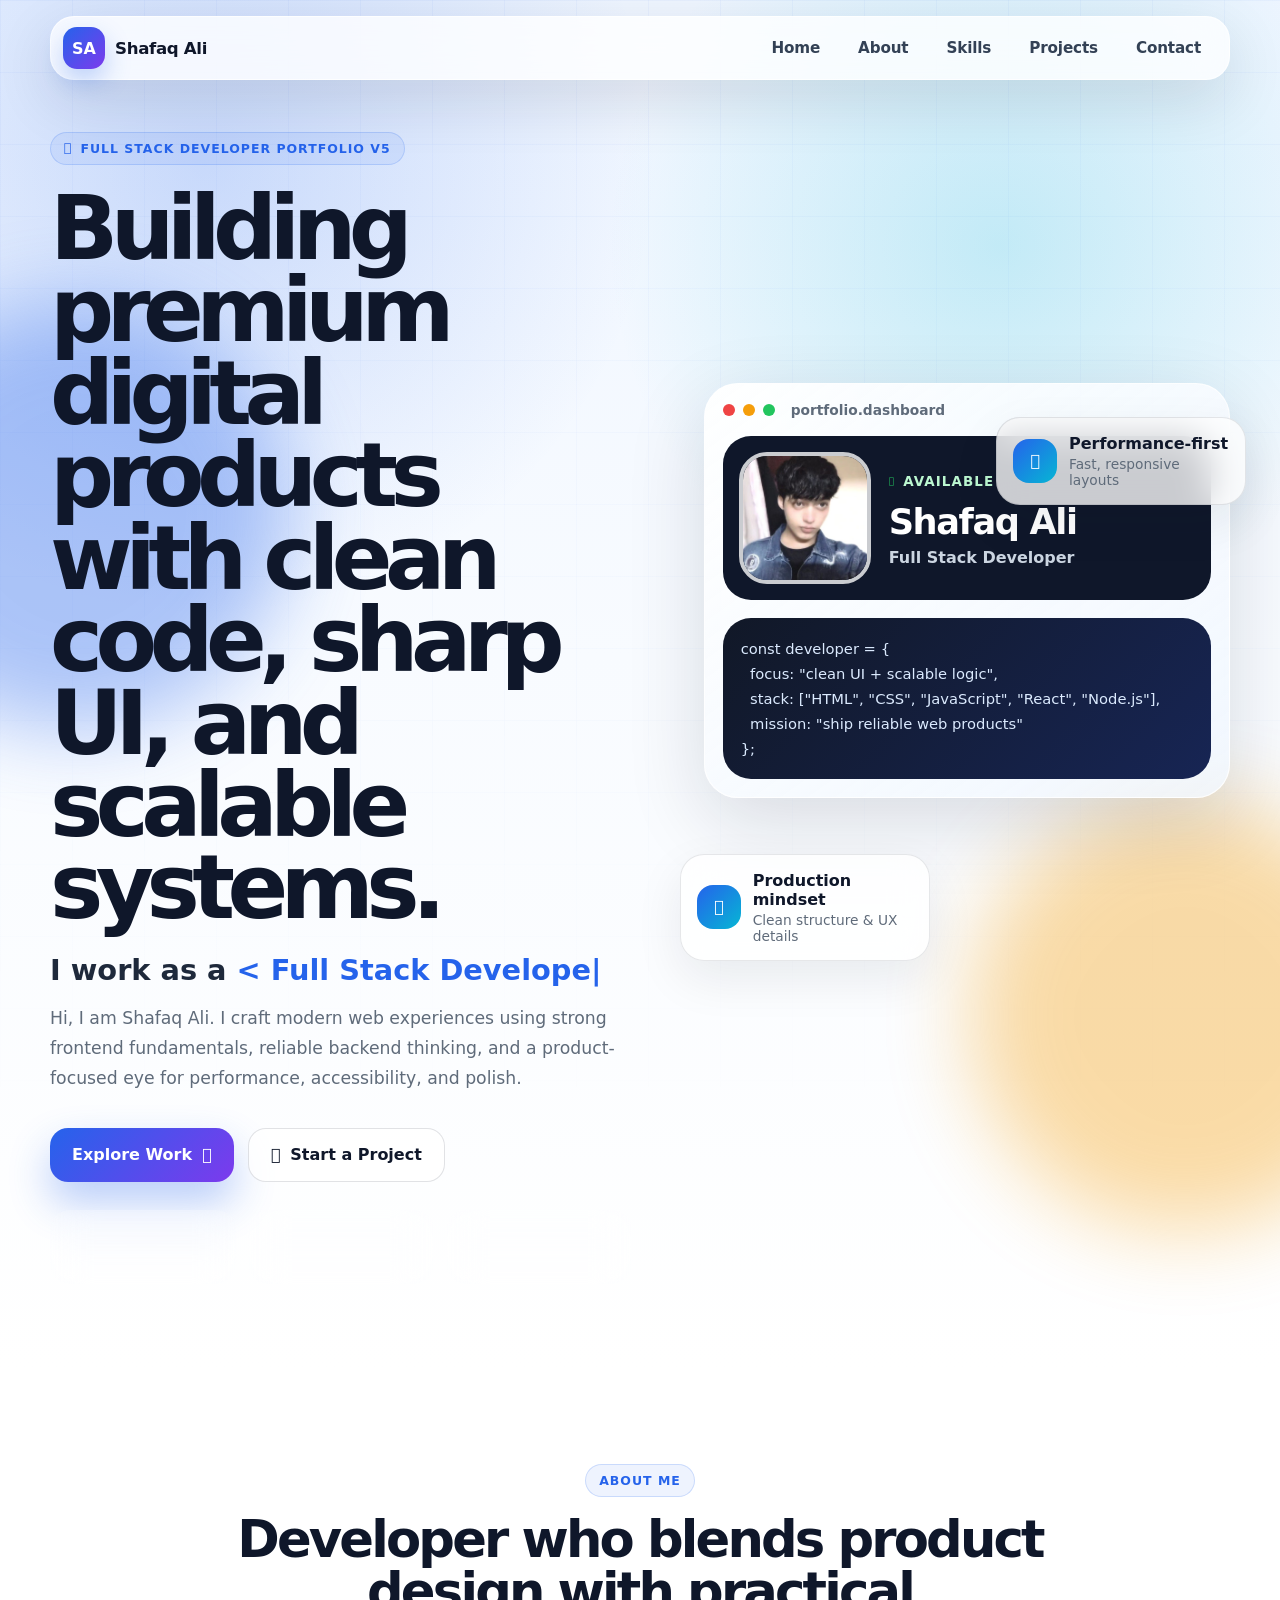
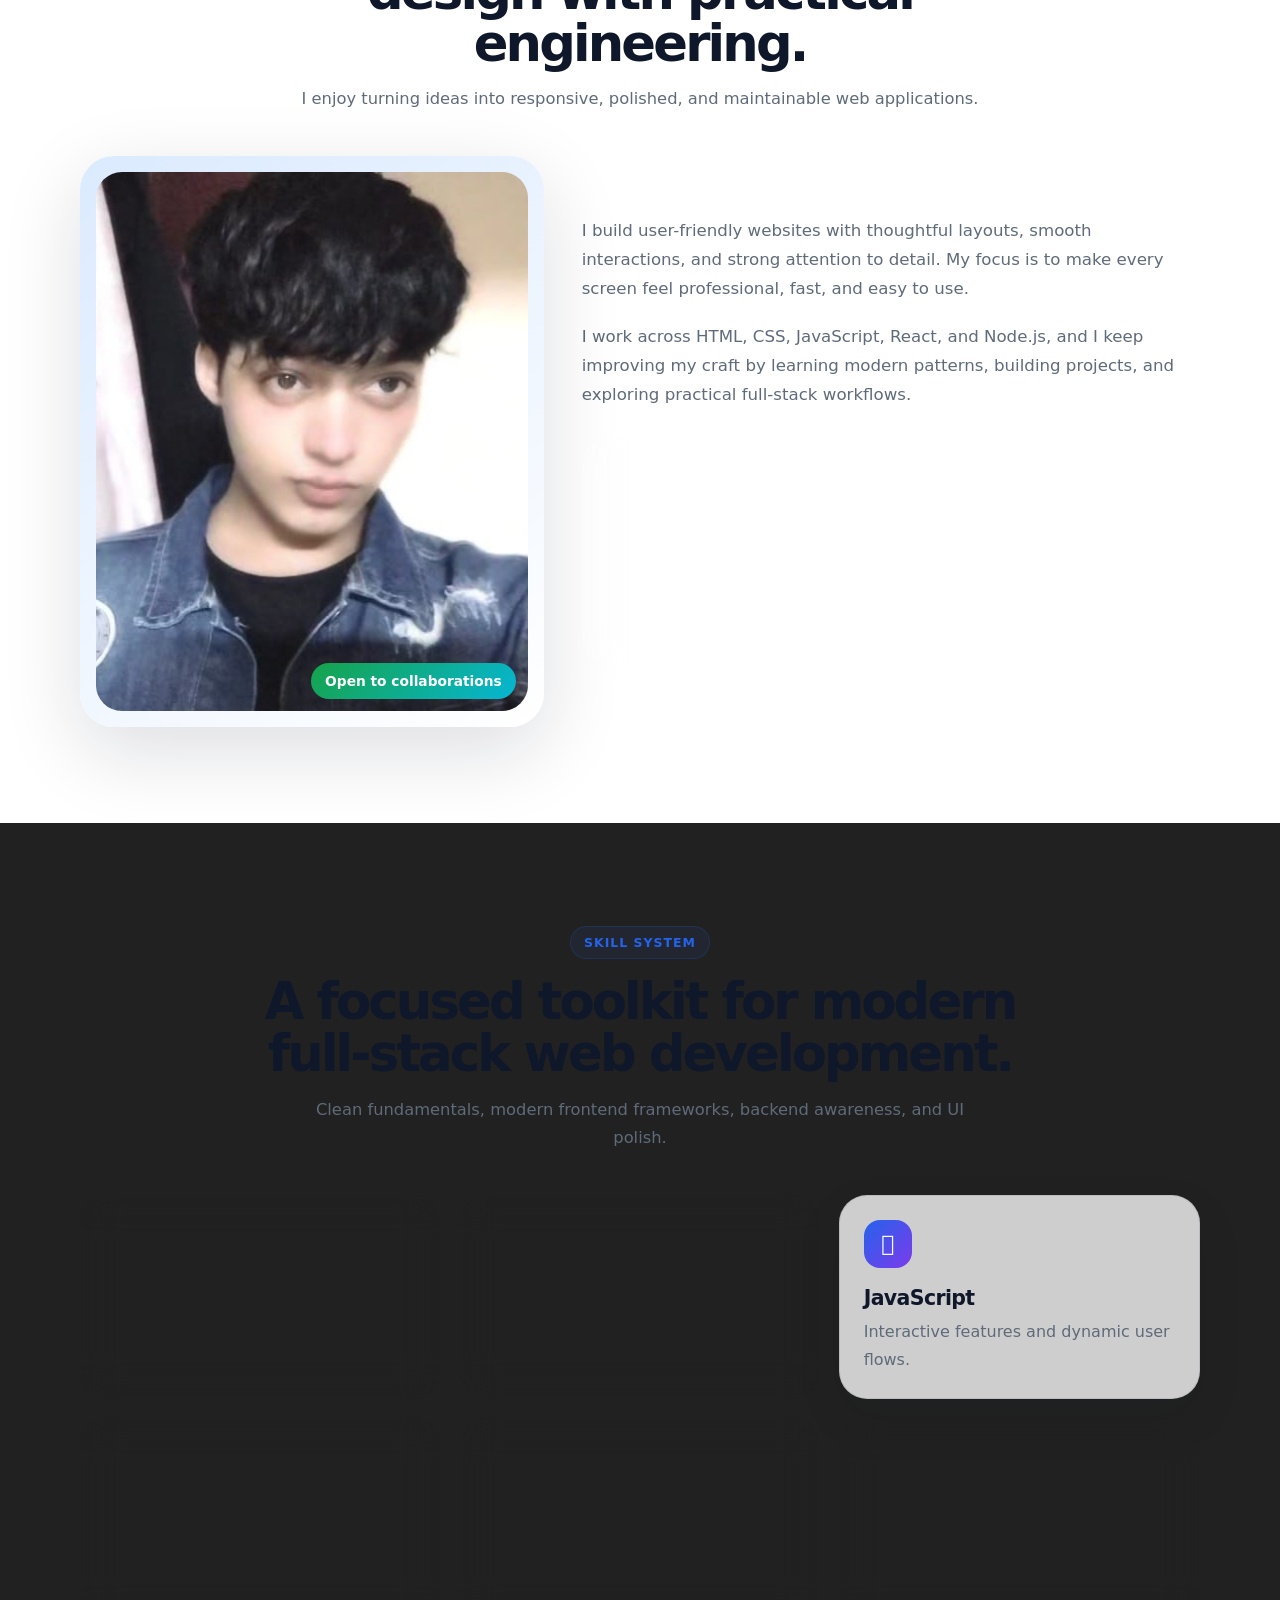
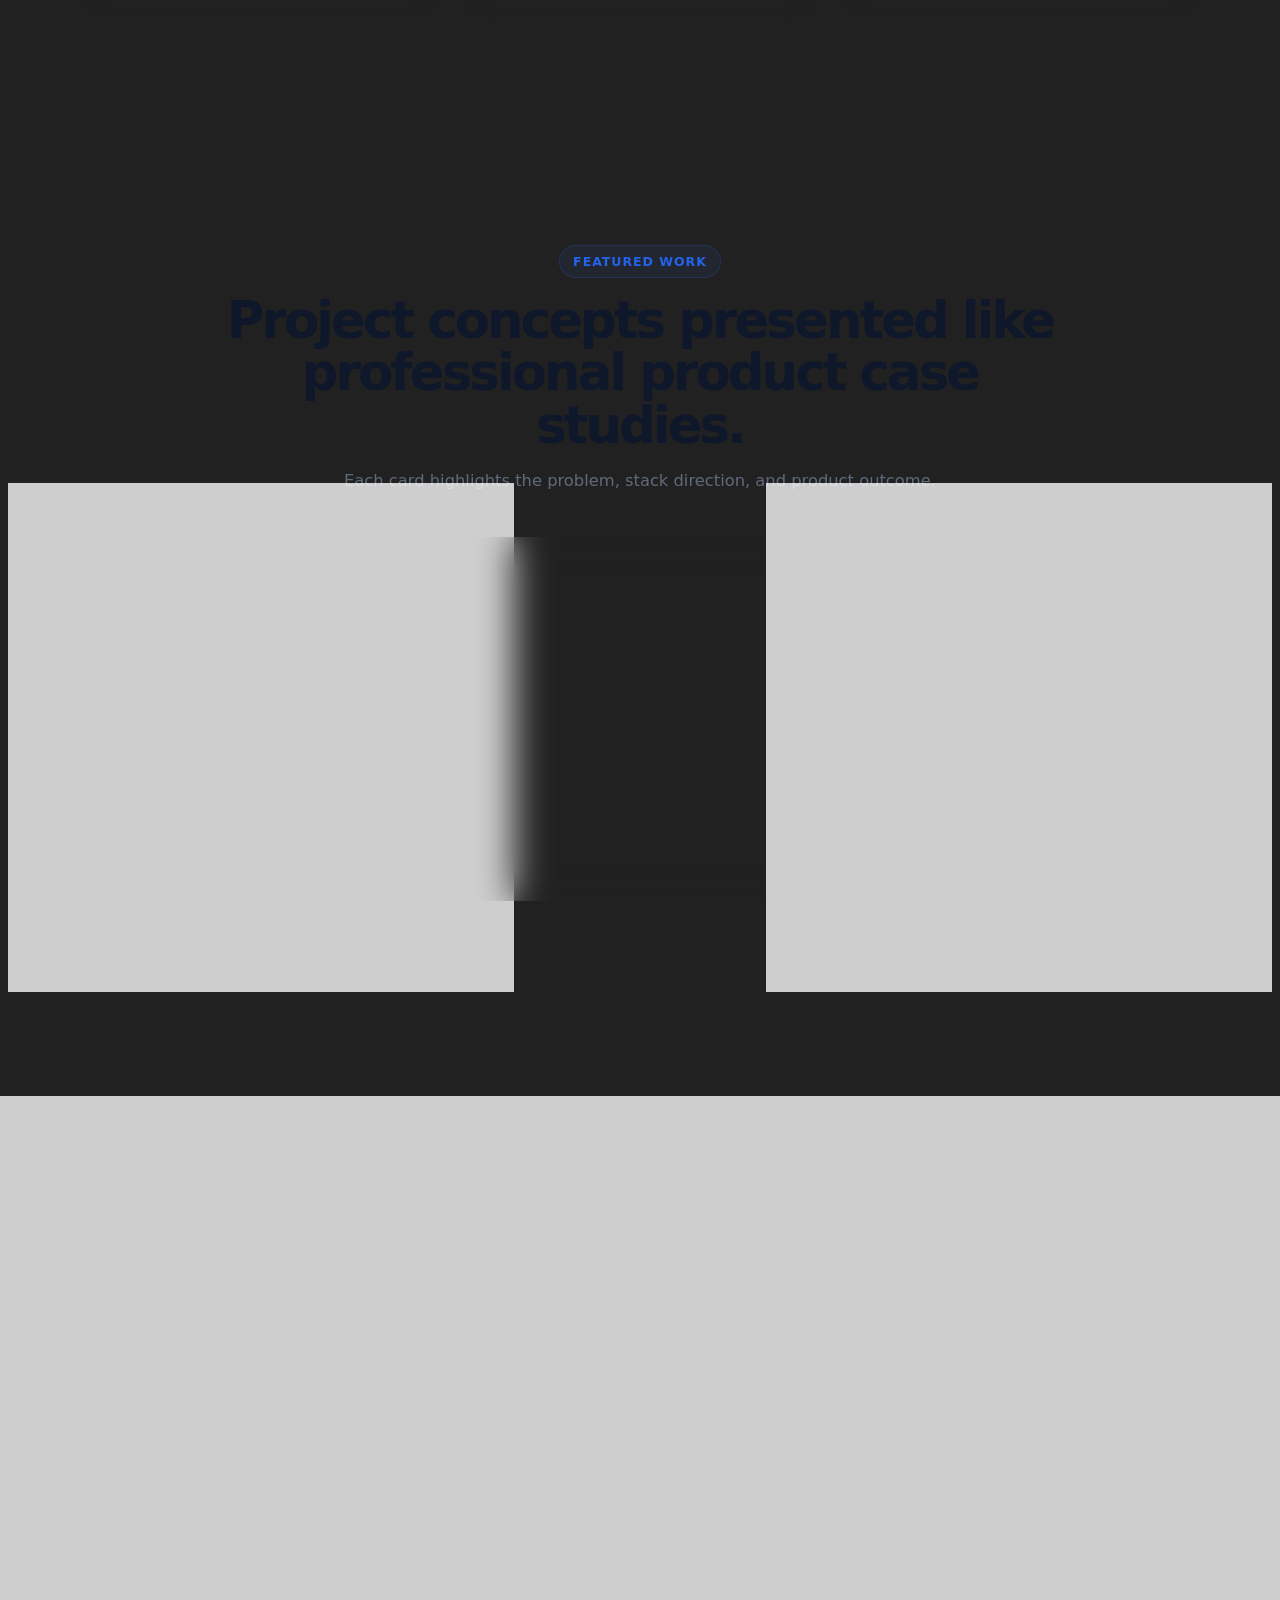
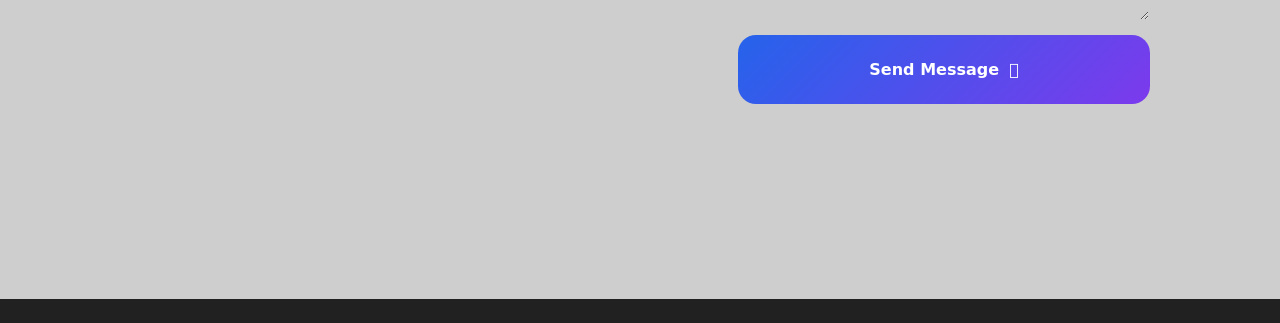
<file: indexV5.html>
<!DOCTYPE html>
<html lang="en">

<head>
    <meta charset="UTF-8">
    <meta name="viewport" content="width=device-width, initial-scale=1.0">
    <link rel="preconnect" href="https://cdnjs.cloudflare.com">
    <link rel="stylesheet" href="https://cdnjs.cloudflare.com/ajax/libs/font-awesome/6.7.2/css/all.min.css" integrity="sha512-Evv84Mr4kqVGRNSgIGL/F/aIDqQb7xQ2vcrdIwxfjThSH8CSR7PBEakCr51Ck+w+/U6swU2Im1vVX0SVk9ABhg==" crossorigin="anonymous" referrerpolicy="no-referrer" />
    <title>Shafaq Ali | Full Stack Developer</title>
    <link rel="stylesheet" href="style.css">
</head>

<body class="v5-page">
    <div class="v5-nav">
        <header class="v5-header">
            <a class="v5-logo" href="#Home" aria-label="Shafaq Ali home">
                <span>SA</span>
                <strong>Shafaq Ali</strong>
            </a>
            <button class="menu-toggle v5-menu-toggle" type="button" aria-label="Open navigation menu">
                <i class="fa-solid fa-bars"></i>
            </button>
            <ul id="menu" class="v5-menu">
                <li><a href="#Home">Home</a></li>
                <li><a href="#About">About</a></li>
                <li><a href="#Skills">Skills</a></li>
                <li><a href="#Project">Projects</a></li>
                <li><a href="#Contact">Contact</a></li>
            </ul>
        </header>
    </div>

    <main>
        <!-- home section -->
        <section id="Home" class="v5-hero">
            <div class="v5-hero__aurora v5-hero__aurora--blue"></div>
            <div class="v5-hero__aurora v5-hero__aurora--gold"></div>
            <div class="v5-hero__grid"></div>

            <div class="v5-hero__inner">
                <div class="v5-hero__content">
                    <span class="v5-kicker"><i class="fa-solid fa-bolt"></i> Full Stack Developer Portfolio V5</span>
                    <h1>Building premium digital products with clean code, sharp UI, and scalable systems.</h1>
                    <p class="v5-typing">I work as a <span id="text-changing">Full Stack Developer</span></p>
                    <p class="v5-hero__lead">
                        Hi, I am Shafaq Ali. I craft modern web experiences using strong frontend fundamentals,
                        reliable backend thinking, and a product-focused eye for performance, accessibility, and polish.
                    </p>

                    <div class="v5-hero__actions" aria-label="Primary actions">
                        <a href="#Project" class="v5-btn v5-btn--primary">
                            <span>Explore Work</span>
                            <i class="fa-solid fa-arrow-right"></i>
                        </a>
                        <a href="#Contact" class="v5-btn v5-btn--secondary">
                            <i class="fa-regular fa-paper-plane"></i>
                            <span>Start a Project</span>
                        </a>
                    </div>

                    <div class="v5-trustbar" aria-label="Portfolio highlights">
                        <div>
                            <strong>React</strong>
                            <span>Frontend</span>
                        </div>
                        <div>
                            <strong>Node.js</strong>
                            <span>Backend</span>
                        </div>
                        <div>
                            <strong>UI/UX</strong>
                            <span>Design polish</span>
                        </div>
                    </div>
                </div>

                <div class="v5-hero__showcase" aria-label="Developer dashboard preview">
                    <div class="v5-window v5-window--main">
                        <div class="v5-window__bar">
                            <span></span><span></span><span></span>
                            <p>portfolio.dashboard</p>
                        </div>
                        <div class="v5-profile-panel">
                            <img src="shafaqimg.jpeg" alt="Shafaq Ali profile portrait">
                            <div>
                                <span class="v5-status"><i class="fa-solid fa-circle"></i> Available</span>
                                <h2>Shafaq Ali</h2>
                                <p>Full Stack Developer</p>
                            </div>
                        </div>
                        <div class="v5-code-card">
                            <pre><code>const developer = {
  focus: "clean UI + scalable logic",
  stack: ["HTML", "CSS", "JavaScript", "React", "Node.js"],
  mission: "ship reliable web products"
};</code></pre>
                        </div>
                    </div>

                    <div class="v5-floating-card v5-floating-card--top">
                        <i class="fa-solid fa-gauge-high"></i>
                        <div>
                            <strong>Performance-first</strong>
                            <span>Fast, responsive layouts</span>
                        </div>
                    </div>
                    <div class="v5-floating-card v5-floating-card--bottom">
                        <i class="fa-solid fa-shield-halved"></i>
                        <div>
                            <strong>Production mindset</strong>
                            <span>Clean structure & UX details</span>
                        </div>
                    </div>
                </div>
            </div>
        </section>

        <!-- about section -->
        <section id="About" class="v5-section v5-about">
            <div class="v5-section__heading">
                <span>About Me</span>
                <h2>Developer who blends product design with practical engineering.</h2>
                <p>I enjoy turning ideas into responsive, polished, and maintainable web applications.</p>
            </div>

            <div class="v5-about__layout">
                <div class="v5-about__image-card">
                    <img src="shafaqimg.jpeg" alt="Shafaq Ali">
                    <div class="v5-about__badge">Open to collaborations</div>
                </div>
                <div class="v5-about__copy">
                    <p>
                        I build user-friendly websites with thoughtful layouts, smooth interactions, and strong
                        attention to detail. My focus is to make every screen feel professional, fast, and easy to use.
                    </p>
                    <p>
                        I work across HTML, CSS, JavaScript, React, and Node.js, and I keep improving my craft by
                        learning modern patterns, building projects, and exploring practical full-stack workflows.
                    </p>
                    <div class="v5-about__cards">
                        <article>
                            <i class="fa-solid fa-layer-group"></i>
                            <h3>Frontend craft</h3>
                            <p>Pixel-aware layouts, responsive UI, and interactive experiences.</p>
                        </article>
                        <article>
                            <i class="fa-solid fa-server"></i>
                            <h3>Backend basics</h3>
                            <p>Node.js thinking for APIs, data flow, and app structure.</p>
                        </article>
                    </div>
                </div>
            </div>
        </section>

        <!-- skills section -->
        <section id="Skills" class="v5-section v5-skills">
            <div class="v5-section__heading">
                <span>Skill System</span>
                <h2>A focused toolkit for modern full-stack web development.</h2>
                <p>Clean fundamentals, modern frontend frameworks, backend awareness, and UI polish.</p>
            </div>

            <div class="v5-skills__grid">
                <article class="v5-skill-card"><i class="fa-brands fa-html5"></i><h3>HTML</h3><p>Semantic, accessible page structure.</p></article>
                <article class="v5-skill-card"><i class="fa-brands fa-css3-alt"></i><h3>CSS</h3><p>Responsive systems, animations, and clean visual hierarchy.</p></article>
                <article class="v5-skill-card"><i class="fa-brands fa-js"></i><h3>JavaScript</h3><p>Interactive features and dynamic user flows.</p></article>
                <article class="v5-skill-card"><i class="fa-brands fa-react"></i><h3>React</h3><p>Component-based UI for scalable interfaces.</p></article>
                <article class="v5-skill-card"><i class="fa-brands fa-node-js"></i><h3>Node.js</h3><p>Backend logic, server thinking, and APIs.</p></article>
                <article class="v5-skill-card"><i class="fa-solid fa-wand-magic-sparkles"></i><h3>UI/UX</h3><p>Professional polish inspired by enterprise product teams.</p></article>
            </div>
        </section>

        <!-- projects section -->
        <section id="Project" class="v5-section v5-projects">
            <div class="v5-section__heading">
                <span>Featured Work</span>
                <h2>Project concepts presented like professional product case studies.</h2>
                <p>Each card highlights the problem, stack direction, and product outcome.</p>
            </div>

            <div class="v5-projects__grid">
                <article class="v5-project-card">
                    <div class="v5-project-card__top">
                        <span>AI Product</span>
                        <i class="fa-solid fa-comments"></i>
                    </div>
                    <h3>AI Chat App</h3>
                    <p>A modern AI-powered chat experience with clean conversation UI, voice-ready thinking, and Node.js integration direction.</p>
                    <div class="v5-tags"><span>Node.js</span><span>OpenAI</span><span>UX</span></div>
                </article>
                <article class="v5-project-card v5-project-card--featured">
                    <div class="v5-project-card__top">
                        <span>Personal Brand</span>
                        <i class="fa-solid fa-display"></i>
                    </div>
                    <h3>Portfolio Website</h3>
                    <p>A polished responsive portfolio system with premium visuals, professional layout, and strong conversion CTAs.</p>
                    <div class="v5-tags"><span>HTML</span><span>CSS</span><span>JavaScript</span></div>
                </article>
                <article class="v5-project-card">
                    <div class="v5-project-card__top">
                        <span>Creator Tool</span>
                        <i class="fa-solid fa-film"></i>
                    </div>
                    <h3>Video Reels Converter</h3>
                    <p>A web app concept for turning long videos into short reel-ready clips with simple controls and creator-friendly workflow.</p>
                    <div class="v5-tags"><span>JavaScript</span><span>FFmpeg</span><span>Tooling</span></div>
                </article>
            </div>
        </section>

        <!-- contact section -->
        <section id="Contact" class="v5-section v5-contact">
            <div class="v5-contact__panel">
                <div class="v5-contact__content">
                    <span>Contact</span>
                    <h2>Have an idea? Let us turn it into a clean, professional web experience.</h2>
                    <p>Send a message for collaborations, portfolio feedback, or full-stack web project work.</p>
                    <div class="v5-contact__details">
                        <a href="mailto:alishafaq782@gmail.com"><i class="fa-solid fa-envelope"></i> alishafaq782@gmail.com</a>
                        <a href="tel:+918419974225"><i class="fa-solid fa-phone"></i> +91 8419974225</a>
                    </div>
                </div>

                <form class="v5-contact__form" action="https://formsubmit.co/alishafaq782@gmail.com" method="POST">
                    <label>
                        <span>Your Name</span>
                        <input type="text" name="Name" placeholder="Enter your name" required>
                    </label>
                    <label>
                        <span>Your Email</span>
                        <input type="email" name="Email" placeholder="Enter your email" required>
                    </label>
                    <label>
                        <span>Project Message</span>
                        <textarea name="Message" rows="5" placeholder="Tell me what you want to build" required></textarea>
                    </label>
                    <button type="submit">Send Message <i class="fa-solid fa-arrow-right"></i></button>
                </form>
            </div>
        </section>
    </main>

    <script src="script.js"></script>
</body>

</html>
</file>
<file: style.css>
html{
            scroll-behavior: smooth;
            scrollbar-width: thin;
            scrollbar-color: #eaad06 #212121;

        }
        * {
            margin: 0;
            padding: 0;
            box-sizing: border-box;
            font-family: 'Poppins', sans-serif;
        }

        body {


            scroll-behavior: smooth;
            transition: background 0.3s, color 0.3s;
            background: #212121;
        }

        .nav {
            width: 100%;
            position: fixed;
            z-index: 1000;
        }

        header {
            display: flex;
            justify-content: space-between;
            align-items: center;
            padding: 1rem 2rem;

            /* position: sticky;
            top: 0;
            z-index: 1000; */


        }

        header .logo {
            font-size: 1.5rem;
            font-weight: bold;
            color: #fff;

        }

        header ul {
            width: 85%;
            list-style: none;
            display: flex;
            gap: 1.5rem;
        }

        header ul li {
            margin-left: 10PX;
            margin-right: 10PX;
        }

        header ul li a {
            color: #eaad06;
            text-decoration: none;
            transition: 0.3s;

            font-size: 1.5rem;

        }

        header ul li a:hover {
            color: #f4f4f4;
            border-radius: 5px;
            cursor: pointer;
            transition: 0.3s ease-in-out;
        }

        header ul li a::after {
            content: '';
            display: block;
            width: 0;
            height: 2px;
            background: #df0e0e;
            transition: width .3s;

        }

        header ul li a:hover::after {
            width: 100%;
        }

        .menu-toggle {
            display: none;
            font-size: 1.5rem;
            cursor: pointer;
            color: #fff;
        }

        .theme-toggle {
            cursor: pointer;
            font-size: 1.2rem;
            background: none;
            border: none;
            color: #fff;
        }

        @media (max-width: 768px) {
            .nav {
                width: 100%;
                position: fixed;
                z-index: 1000;
            }

            .nav header ul {
                position: absolute;
                top: 70px;
                right: 0;
                
                width: 50px;
                min-height: 40vh;
                background: var(--bg-color);
                flex-direction: column;
                align-items: flex-start;
                padding: 1rem;
                display: none;
                width: 100%;
                background: #1e1e1ec9 ;
                border: 2px solid #1e1e1ec9;
                /* border: 1px solid #f4f4f4; */
            }

            header ul.active {
                display: flex;
                flex-direction: column;
                align-items: flex-start;
                padding: 1rem;

            }

            .menu-toggle {
                display: block;
                
                
            }

            .skills .cards,
            .projects .cards {
                grid-template-columns: repeat(2, 1fr);
            }
            #Home .home .social ul{
                width: 80vw;

            }            

        }
        


        #Home {
            width: 100%;
            min-height: 100vh;
            display: flex;
            flex-direction: column;
            align-items: center;
            justify-content: center;
            background-color: #212121;
        }

        #Home .home {
            color: #fff;
        }

        #Home .home .circle {
            position: relative;
            top: 0px;
            border: 1px solid #f4f4f429;
            width: 750px;
            height: 750px;
            border-radius: 50%;
            /* background-color: #eaad06; */
            display: flex;
            align-items: center;
            justify-content: center;
        }

        #Home .home .circle .circle2 {
            position: absolute;
            width: 550px;
            height: 550px;
            border-radius: 50%;
            border: 1px solid #f5c208ba;
            /* background-color: #f7f6f4; */
            display: flex;
            align-items: center;
            justify-content: center;
            animation: light 3s infinite ease-in;
        }

        @keyframes light {
            0% {
                border-color: #f5c20880;
            }

            50% {
                border-color: #f5c208b3;
            }

            100% {
                border-color: #f5c208be;
            }

        }

        #Home .home .circle .circle2 .circle3 {
            position: absolute;
            width: 350px;
            height: 350px;
            border-radius: 50%;
            border: 1px solid #f4f4f429;
            /* background-color: #f7f6f4; */
            display: flex;
            align-items: center;
            justify-content: center;
        }

        #Home .home .circle .circle2 .circle3 .circle4 {
            position: absolute;
            width: 150px;
            height: 150px;
            border-radius: 50%;
            border: 1px solid #f4f4f429;
            /* background-color: #f7f6f4; */
            display: flex;
            align-items: center;
            justify-content: center;
        }

        #Home .home .circle .circle2 .circle3 .circle4 .circle5 {
            position: absolute;
            width: 150px;
            height: 0px;
            border-radius: 50%;
            border: 1px solid #f4f4f429;
            /* background-color: #f7f6f4; */
            display: flex;
            align-items: center;
            justify-content: center;

            animation: sizeing 3s 0s infinite ease-in;

        }

        #Home .home .circle .circle2 .circle3 .circle4 .circle5 img {
            width: 150px;
            height: 150px;
            object-fit: cover;
            border-radius: 50%;
            box-shadow: 0 4px 12px rgba(0, 0, 0, 0.3);


        }

        @keyframes sizeing {
            0% {

                width: 0px;
                height: 0px;
                /* border-color: #ffffff85 ; */

            }

            10% {

                width: 55px;
                height: 55px;
                /* border-color: #ffffff92 ; */
            }

            20% {

                width: 110px;
                height: 110px;
                /* border-color: #ffffff00 ; */
            }

            30% {

                width: 165px;
                height: 165px;
                /* border-color: #ffffff00 ; */
            }

            40% {

                width: 220px;
                height: 220px;
                /* border-color: #ffffff65 ; */
            }

            50% {

                width: 275px;
                height: 275px;
                /* border-color: #ffffff52 ; */
            }

            60% {

                width: 330px;
                height: 330px;
                /* border-color: #ffffff33 ; */
            }

            70% {

                width: 385px;
                height: 385px;
                /* border-color: #ffffff20 ; */
            }

            80% {

                width: 440px;
                height: 440px;
                /* border-color: #ffffff46 ; */
            }

            90% {

                width: 495px;
                height: 495px;
                /* border-color: #ffffff44 ; */
            }

            100% {

                width: 560px;
                height: 560px;
                /* border-color: #ffffff55 ; */
            }


        }

        #Home .home .text {
            position: absolute;
            top: 75%;
            left: 50%;
            transform: translate(-50%, -50%);
            font-size: 24px;
            color: #f4f4f4;
        }

        #Home .home .herotext {
            position: absolute;
            top: 70%;
            left: 50%;
            transform: translate(-50%, -50%);
            font-size: 24px;
            color: #f4f4f4;
        }

        #Home .home .text h1 {
            font-size: 24px;
            font-weight: bold;
            text-align: center;
        }

        #Home .home .text p span {
            width: auto;
            height: auto;
            padding: 10px 20px;
            text-align: center;
            color: #eaad06;
        }
        #Home .home .social {
            position: absolute;
            bottom: 135px;
            left: 50%;
            transform: translateX(-50%);
            display: flex;
            gap: 10px;
        }
        #Home .home .social ul {
            list-style: none;
            display: flex;
            gap: 10px;
        }
        #Home .home .social ul li {
            display: inline-block;
            width: 120px;
            height: 30px;
            overflow: hidden;
            margin: 0 2px;
            padding: 5px;
            border-radius: 15px;
            border: 1px dashed #f1f0ed ;
        }
        #Home .home .social ul li a {
            color: #e8e7e4;
            display: block;
            width: 100%;
            height: 100%;
            text-align: center;
            gap: 10px;
            text-decoration: none;
            font-size: 1.2rem;
            transition: color 0.3s ease;
        }

        /* ✅ Media Query for Mobile Responsiveness */
        

@media (max-width: 728px) {
#Home {
    overflow: hidden;
}

#Contact .contact {
    flex-direction: column;
    align-items: center;
    justify-content: center;
}
}
        #About .about {
            width: 100%;
            min-height: 100vh;
            display: flex;
            flex-direction: column;
            padding: 60px 20px;
            /* background-color: #1f1f1f; */
            color: #fff;
            text-align: center;
        }

        #About .about h1 {
            margin-bottom: 10px;
            color: #eaad06;
            font-size: 2.5rem;
        }

        #About .about p {
            font-size: 1.2rem;
            color: #ccc;
            /* margin-bottom: 30px; */
        }

        #About .about .about-container {
            display: flex;
            flex-wrap: wrap;
            /* border: 2px solid #f6f5f4; */
            width: 100%;
            min-height: 500px;
            justify-content: center;
            align-items: center;
            gap: 30px;
        }

        #About .about .about-container .about-img {
            width: 300px;
            height: 400px;
            display: flex;
            align-items: center;
            justify-content: center;
            margin: 20px 20px;
            
        }

        #About .about .about-container .about-img img {
            width: 300px;
            height: 300px;
            border-radius: 50%;
            object-fit: cover;
            box-shadow: 0 4px 12px rgba(0, 0, 0, 0.3);
        }

        #About .about .about-container .about-text {
            max-width: 600px;
            min-height: 400px;
            display: flex;
            justify-content: center;
            align-items: center;
            flex-direction: column;
            text-align: left;
            padding: 10px 20px;
            /* border: 2px solid #eaad06; */
        }

        /* skills css */
        #Skills {
            width: 100%;
            min-height: 100vh;
            display: flex;
            flex-direction: column;
            align-items: center;
            justify-content: center;
            background-color: #212121;
        }

        /* skills css */
        #Skills .skills {
            width: 100%;
            min-height: 100vh;
            display: flex;
            flex-direction: column;
            padding: 60px 20px;
            /* background-color: #1f1f1f; */
            color: #fff;
            text-align: center;
        }

        #Skills .skills h1 {
            margin-bottom: 10px;
            color: #eaad06;
            font-size: 2.5rem;
        }

        #Skills .skills p {
            font-size: 1.2rem;
            color: #ccc;
            margin-bottom: 30px;
        }

        #Skills .skills .skills-container {
            flex-wrap: wrap;
            justify-content: center;
            gap: 30px;
            display: flex;
        }

        #Skills .skills .skills-container .skill-card {
            border-radius: 15px;
            padding: 20px;
            width: 150px;
            box-shadow: 0 4px 12px rgba(0, 0, 0, 0.3);
            transition: transform 0.3s ease, box-shadow 0.3s ease;
            background: #2c2c2c;
        }

        #Skills .skills .skills-container .skill-card:hover {
            box-shadow: 0 6px 20px rgba(234, 173, 6, 0.5);
            transform: translateY(-10px);
        }

        #Skills .skills .skills-container .skill-card img {
            height: 60px;
            object-fit: contain;
            margin-bottom: 15px;
            width: 60px;
        }

        #Skills .skills .skills-container .skill-card h3 {
            color: #eaad06;
            font-size: 1.1rem;
        }


        /* project css */


        #Project {
            width: 100%;
            min-height: 100vh;
            display: flex;
            color: #f4f2ed;
            flex-direction: column;
            align-items: center;
            justify-content: center;
            background-color: #212121;
        }

        #Project .project {
            width: 100%;
            min-height: 100vh;
            padding: 60px 20px;
            /* background-color: #121212; */
            color: #fff;
            text-align: center;
        }

        #Project .project h1 {
            margin-bottom: 10px;
            color: #eaad06;
            font-size: 2.5rem;
        }

        #Project .project p {
            font-size: 1.2rem;
            color: #ccc;
            margin-bottom: 30px;
        }

        #Project .project .projects-container {
            flex-wrap: wrap;
            gap: 30px;
            justify-content: center;
            display: flex;
        }

        #Project .project .projects-container .project-card {
            border-radius: 15px;
            width: 300px;
            overflow: hidden;
            box-shadow: 0 4px 12px rgba(0, 0, 0, 0.3);
            transition: transform 0.3s ease, box-shadow 0.3s ease;
            background: #1e1e1e;
        }

        #Project .project .projects-container .project-card:hover {
            box-shadow: 0 6px 20px rgba(234, 173, 6, 0.5);
            transform: translateY(-10px);
        }

        #Project .project .projects-container .project-card img {
            height: 200px;
            object-fit: cover;
            width: 100%;
        }

        #Project .project .projects-container .project-card .project-info {
            padding: 20px;
        }

        #Project .project .projects-container .project-card .project-info h3 {
            margin-bottom: 10px;
            color: #eaad06;
            font-size: 1.3rem;
        }

        #Project .project .projects-container .project-card .project-info p {
            color: #ccc;
            font-size: 1rem;
        }

        /* contact css */

        #Contact {
            width: 100%;
            min-height: 100vh;
            display: flex;
            flex-direction: column;
            align-items: center;
            justify-content: center;
            background-color: #212121;
        }

        #Contact .contact {
            width: 100%;
            min-height: 100vh;
            display: flex;
            /* flex-direction: column; */
            align-items: center;
            justify-content: center;
            color: #f4f2ed;
            gap: 20px;
            padding: 20px;
            background-color: #212121;
        }

        #Contact .contact .contact-Info {
            /* background: white; */
            border-radius: 20px;
            box-shadow: 0 8px 30px rgba(0, 0, 0, 0.1);
            max-width: 500px;
            width: 80%;
            min-height: 50vh;
            text-align: center;
            transition: transform 0.3s ease, box-shadow 0.3s ease;
            padding: 40px;
        }

        #Contact .contact .contact-Info:hover {
            box-shadow: 0 6px 20px rgba(234, 173, 6, 0.5);
            transform: translateY(-10px);

        }

        .contact-Info h2 {
            color: #ff6b81;
            margin-bottom: 10px;
            font-size: 32px;
        }

        .contact-Info p.description {
            font-size: 16px;
            margin-bottom: 30px;
            color: #f4f4f4a8;
        }

        .contact-info2 {
            margin-bottom: 20px;
        }

        .contact-info2 p {
            font-size: 18px;
            color: #f4f4f4a8;
            margin: 8px 0;
        }

        .contact-info2 p span {
            font-weight: bold;
            color: #ff4757;
        }

        .download-btn {
            padding: 12px 25px;
            background: #ff6b81;
            color: white;
            text-decoration: none;
            border-radius: 8px;
            font-size: 16px;
            transition: background 0.3s ease;
            display: inline-block;
        }

        .download-btn:hover {
            background: #ff4757;
        }

        #Contact .contact .contact-form {
    
            border-radius: 20px;
            box-shadow: 0 8px 30px rgba(0, 0, 0, 0.1);
            padding: 30px;
            width: 80%;
            min-height: 50vh;
            max-width: 400px;
            /* box-shadow: 0 8px 32px rgba(0, 0, 0, 0.25); */
            color: white;
            transition: transform 0.3s ease, box-shadow 0.3s ease;
            /* background: rgba(255, 255, 255, 0.1); */
        }

        #Contact .contact .contact-form:hover {
            box-shadow: 0 6px 20px rgba(234, 173, 6, 0.5);
            transform: translateY(-10px);
        }

        #Contact .contact .contact-form h2 {
            margin-bottom: 20px;
            text-align: center;
            font-weight: 600;
        }

        #Contact .contact .contact-form input,
        #Contact .contact .contact-form textarea {
            padding: 12px;
            margin-bottom: 15px;
            border: none;
            border-radius: 10px;
            background: rgba(255, 255, 255, 0.2);
            color: white;
            font-size: 16px;
            outline: none;
            width: 100%;
        }

        #Contact .contact .contact-form input::placeholder,
        #Contact .contact .contact-form textarea::placeholder {
            color: #eee;
        }

        #Contact .contact .contact-form button {
            width: 100%;
            padding: 12px;
            border: none;
            border-radius: 10px;
            background: #ff6b81;
            color: white;
            font-size: 16px;
            cursor: pointer;
            transition: background 0.3s ease;
        }

        #Contact .contact .contact-form button:hover {
            background: #ff4757;
        }

        /* @media (max-width: 500px) {
    #Contact .contact .contact-form {
        padding: 20px;
    }
} */

/* indexV5 professional portfolio refresh */
.v5-page {
    --v5-bg: #f7f9fc;
    --v5-surface: rgba(255, 255, 255, 0.82);
    --v5-surface-strong: #ffffff;
    --v5-ink: #0f172a;
    --v5-muted: #5f6b7a;
    --v5-line: rgba(15, 23, 42, 0.12);
    --v5-blue: #2563eb;
    --v5-cyan: #06b6d4;
    --v5-green: #16a34a;
    --v5-gold: #f59e0b;
    --v5-purple: #7c3aed;
    --v5-shadow: 0 24px 80px rgba(15, 23, 42, 0.14);
    background: var(--v5-bg);
    color: var(--v5-ink);
}

.v5-page * {
    font-family: Inter, ui-sans-serif, system-ui, -apple-system, BlinkMacSystemFont, "Segoe UI", sans-serif;
}

.v5-nav {
    position: fixed;
    inset: 16px 0 auto;
    z-index: 1000;
    width: 100%;
    pointer-events: none;
}

.v5-header {
    width: min(1180px, calc(100% - 32px));
    margin: 0 auto;
    padding: 10px 12px;
    border: 1px solid rgba(255, 255, 255, 0.72);
    border-radius: 24px;
    background: rgba(255, 255, 255, 0.78);
    box-shadow: 0 20px 60px rgba(15, 23, 42, 0.12);
    backdrop-filter: blur(24px);
    pointer-events: auto;
}

.v5-logo {
    display: inline-flex;
    align-items: center;
    gap: 10px;
    color: var(--v5-ink);
    text-decoration: none;
}

.v5-logo span {
    display: grid;
    width: 42px;
    height: 42px;
    place-items: center;
    color: #fff;
    border-radius: 14px;
    background: linear-gradient(135deg, var(--v5-blue), var(--v5-purple));
    font-weight: 900;
    box-shadow: 0 12px 26px rgba(37, 99, 235, 0.28);
}

.v5-logo strong {
    font-size: 1.04rem;
    letter-spacing: -0.02em;
}

.v5-menu {
    width: auto;
    margin: 0;
    margin-left: auto;
    align-items: center;
    gap: 6px;
}

.v5-menu li {
    margin: 0;
}

.v5-menu li a {
    display: inline-flex;
    align-items: center;
    min-height: 42px;
    padding: 0 16px;
    color: #334155;
    border-radius: 999px;
    font-size: 0.95rem;
    font-weight: 700;
    letter-spacing: -0.01em;
}

.v5-menu li a:hover {
    color: var(--v5-blue);
    background: rgba(37, 99, 235, 0.08);
}

.v5-menu li a::after {
    display: none;
}

.v5-menu-toggle {
    color: var(--v5-ink);
    border: 0;
    background: rgba(37, 99, 235, 0.08);
    border-radius: 14px;
    width: 44px;
    height: 44px;
}

.v5-page #Home.v5-hero {
    display: block;
    align-items: initial;
    justify-content: initial;
    flex-direction: initial;
}

.v5-hero {
    position: relative;
    isolation: isolate;
    overflow: hidden;
    min-height: 100vh;
    padding: 132px 24px 84px;
    background:
        radial-gradient(circle at 16% 12%, rgba(37, 99, 235, 0.2), transparent 28%),
        radial-gradient(circle at 78% 18%, rgba(6, 182, 212, 0.2), transparent 26%),
        linear-gradient(180deg, #eef5ff 0%, #f8fbff 48%, #ffffff 100%);
}

.v5-hero__grid {
    position: absolute;
    inset: 0;
    z-index: -3;
    opacity: 0.5;
    background-image:
        linear-gradient(rgba(37, 99, 235, 0.08) 1px, transparent 1px),
        linear-gradient(90deg, rgba(37, 99, 235, 0.08) 1px, transparent 1px);
    background-size: 72px 72px;
    mask-image: linear-gradient(to bottom, #000 0%, transparent 86%);
}

.v5-hero__aurora {
    position: absolute;
    z-index: -2;
    width: 430px;
    height: 430px;
    border-radius: 999px;
    filter: blur(42px);
    opacity: 0.36;
}

.v5-hero__aurora--blue {
    left: -140px;
    top: 22%;
    background: var(--v5-blue);
}

.v5-hero__aurora--gold {
    right: -120px;
    bottom: 10%;
    background: var(--v5-gold);
}

.v5-hero__inner {
    display: grid;
    grid-template-columns: minmax(0, 1.05fr) minmax(360px, 0.95fr);
    align-items: center;
    gap: 72px;
    width: min(1180px, 100%);
    margin: 0 auto;
}

.v5-kicker,
.v5-section__heading span,
.v5-contact__content > span {
    display: inline-flex;
    align-items: center;
    gap: 8px;
    width: fit-content;
    color: var(--v5-blue);
    border: 1px solid rgba(37, 99, 235, 0.18);
    border-radius: 999px;
    background: rgba(37, 99, 235, 0.08);
    padding: 8px 13px;
    font-size: 0.78rem;
    font-weight: 900;
    letter-spacing: 0.08em;
    text-transform: uppercase;
}

.v5-hero h1 {
    max-width: 780px;
    margin: 22px 0 0;
    color: var(--v5-ink);
    font-size: clamp(3rem, 7vw, 6.7rem);
    line-height: 0.92;
    letter-spacing: -0.085em;
}

.v5-typing {
    margin: 24px 0 16px;
    color: #1e293b;
    font-size: clamp(1.25rem, 2.4vw, 1.8rem);
    font-weight: 800;
}

.v5-typing span {
    color: var(--v5-blue);
}

.v5-hero__lead,
.v5-section__heading p,
.v5-about__copy p,
.v5-project-card p,
.v5-contact__content p,
.v5-skill-card p {
    color: var(--v5-muted);
    line-height: 1.75;
}

.v5-hero__lead {
    max-width: 690px;
    font-size: 1.08rem;
}

.v5-hero__actions {
    display: flex;
    flex-wrap: wrap;
    gap: 14px;
    margin: 34px 0 28px;
}

.v5-btn {
    display: inline-flex;
    align-items: center;
    justify-content: center;
    gap: 10px;
    min-height: 54px;
    padding: 0 22px;
    border-radius: 18px;
    font-weight: 900;
    text-decoration: none;
    transition: transform 0.24s ease, box-shadow 0.24s ease, border-color 0.24s ease;
}

.v5-btn:hover {
    transform: translateY(-3px);
}

.v5-btn--primary {
    color: #fff;
    background: linear-gradient(135deg, var(--v5-blue), var(--v5-purple));
    box-shadow: 0 20px 42px rgba(37, 99, 235, 0.32);
}

.v5-btn--secondary {
    color: var(--v5-ink);
    border: 1px solid var(--v5-line);
    background: rgba(255, 255, 255, 0.75);
}

.v5-trustbar {
    display: grid;
    grid-template-columns: repeat(3, minmax(0, 1fr));
    gap: 12px;
    max-width: 660px;
}

.v5-trustbar div,
.v5-floating-card,
.v5-skill-card,
.v5-project-card,
.v5-about__cards article {
    border: 1px solid rgba(15, 23, 42, 0.1);
    background: rgba(255, 255, 255, 0.78);
    box-shadow: 0 18px 48px rgba(15, 23, 42, 0.08);
    backdrop-filter: blur(18px);
}

.v5-trustbar div {
    padding: 16px;
    border-radius: 20px;
}

.v5-trustbar strong {
    display: block;
    color: var(--v5-ink);
    font-size: 1.08rem;
}

.v5-trustbar span {
    display: block;
    margin-top: 4px;
    color: var(--v5-muted);
    font-size: 0.86rem;
}

.v5-hero__showcase {
    position: relative;
    min-height: 650px;
}

.v5-window {
    position: relative;
    overflow: hidden;
    border: 1px solid rgba(255, 255, 255, 0.85);
    border-radius: 34px;
    background: linear-gradient(145deg, rgba(255, 255, 255, 0.94), rgba(239, 246, 255, 0.78));
    box-shadow: var(--v5-shadow);
}

.v5-window--main {
    padding: 18px;
}

.v5-window__bar {
    display: flex;
    align-items: center;
    gap: 8px;
    margin-bottom: 18px;
}

.v5-window__bar span {
    width: 12px;
    height: 12px;
    border-radius: 50%;
}

.v5-window__bar span:nth-child(1) { background: #ef4444; }
.v5-window__bar span:nth-child(2) { background: #f59e0b; }
.v5-window__bar span:nth-child(3) { background: #22c55e; }

.v5-window__bar p {
    margin-left: 8px;
    color: var(--v5-muted);
    font-size: 0.86rem;
    font-weight: 800;
}

.v5-profile-panel {
    display: grid;
    grid-template-columns: 132px 1fr;
    align-items: center;
    gap: 18px;
    padding: 16px;
    border-radius: 28px;
    background: #0f172a;
    color: #fff;
}

.v5-profile-panel img {
    width: 132px;
    height: 132px;
    object-fit: cover;
    border: 4px solid rgba(255, 255, 255, 0.78);
    border-radius: 28px;
}

.v5-profile-panel h2 {
    margin: 12px 0 6px;
    color: #fff;
    font-size: 2.2rem;
    letter-spacing: -0.04em;
}

.v5-profile-panel p {
    color: #cbd5e1;
    font-weight: 700;
}

.v5-status {
    display: inline-flex;
    align-items: center;
    gap: 8px;
    color: #bbf7d0;
    font-size: 0.84rem;
    font-weight: 900;
    text-transform: uppercase;
    letter-spacing: 0.08em;
}

.v5-status i {
    color: #22c55e;
    font-size: 0.56rem;
}

.v5-code-card {
    margin-top: 18px;
    padding: 18px;
    color: #dbeafe;
    border-radius: 28px;
    background: linear-gradient(135deg, #111827, #172554);
}

.v5-code-card pre {
    overflow-x: auto;
    margin: 0;
    white-space: pre-wrap;
    font-size: 0.92rem;
    line-height: 1.7;
}

.v5-floating-card {
    position: absolute;
    display: flex;
    align-items: center;
    gap: 12px;
    width: 250px;
    padding: 16px;
    border-radius: 24px;
}

.v5-floating-card i {
    display: grid;
    width: 44px;
    height: 44px;
    flex: 0 0 44px;
    place-items: center;
    color: #fff;
    border-radius: 16px;
    background: linear-gradient(135deg, var(--v5-blue), var(--v5-cyan));
}

.v5-floating-card strong,
.v5-floating-card span {
    display: block;
}

.v5-floating-card strong {
    color: var(--v5-ink);
}

.v5-floating-card span {
    margin-top: 3px;
    color: var(--v5-muted);
    font-size: 0.86rem;
}

.v5-floating-card--top {
    top: 34px;
    right: -16px;
}

.v5-floating-card--bottom {
    left: -24px;
    bottom: 72px;
}

.v5-section {
    padding: 96px 24px;
    background: #fff;
}

.v5-section:nth-of-type(odd) {
    background: #f8fbff;
}

.v5-section__heading {
    width: min(860px, 100%);
    margin: 0 auto 42px;
    text-align: center;
}

.v5-section__heading span {
    margin: 0 auto 16px;
}

.v5-section__heading h2,
.v5-contact__content h2 {
    color: var(--v5-ink);
    font-size: clamp(2rem, 4vw, 3.8rem);
    line-height: 1.02;
    letter-spacing: -0.055em;
}

.v5-section__heading p {
    margin: 16px auto 0;
    max-width: 680px;
    font-size: 1.02rem;
}

.v5-about__layout {
    display: grid;
    grid-template-columns: minmax(280px, 0.75fr) 1fr;
    gap: 38px;
    width: min(1120px, 100%);
    margin: 0 auto;
    align-items: center;
}

.v5-about__image-card {
    position: relative;
    padding: 16px;
    border-radius: 34px;
    background: linear-gradient(145deg, #dbeafe, #ffffff);
    box-shadow: var(--v5-shadow);
}

.v5-about__image-card img {
    display: block;
    width: 100%;
    aspect-ratio: 4 / 5;
    object-fit: cover;
    border-radius: 26px;
}

.v5-about__badge {
    position: absolute;
    right: 28px;
    bottom: 28px;
    padding: 10px 14px;
    color: #fff;
    border-radius: 999px;
    background: linear-gradient(135deg, var(--v5-green), var(--v5-cyan));
    font-size: 0.86rem;
    font-weight: 900;
}

.v5-about__copy {
    padding: 12px 0;
}

.v5-about__copy > p {
    margin-bottom: 18px;
    font-size: 1.04rem;
}

.v5-about__cards {
    display: grid;
    grid-template-columns: repeat(2, minmax(0, 1fr));
    gap: 16px;
    margin-top: 26px;
}

.v5-about__cards article,
.v5-skill-card,
.v5-project-card {
    padding: 24px;
    border-radius: 28px;
}

.v5-about__cards i,
.v5-skill-card i {
    display: grid;
    width: 48px;
    height: 48px;
    place-items: center;
    color: #fff;
    border-radius: 16px;
    background: linear-gradient(135deg, var(--v5-blue), var(--v5-purple));
    font-size: 1.35rem;
}

.v5-about__cards h3,
.v5-skill-card h3,
.v5-project-card h3 {
    margin: 18px 0 8px;
    color: var(--v5-ink);
    font-size: 1.28rem;
    letter-spacing: -0.03em;
}

.v5-skills__grid,
.v5-projects__grid {
    display: grid;
    grid-template-columns: repeat(3, minmax(0, 1fr));
    gap: 18px;
    width: min(1120px, 100%);
    margin: 0 auto;
}

.v5-skill-card {
    transition: transform 0.24s ease, box-shadow 0.24s ease;
}

.v5-skill-card:hover,
.v5-project-card:hover {
    transform: translateY(-6px);
    box-shadow: 0 26px 70px rgba(15, 23, 42, 0.14);
}

.v5-project-card {
    position: relative;
    overflow: hidden;
    min-height: 330px;
    transition: transform 0.24s ease, box-shadow 0.24s ease;
}

.v5-project-card::before {
    content: '';
    position: absolute;
    inset: 0 0 auto;
    height: 7px;
    background: linear-gradient(90deg, var(--v5-blue), var(--v5-cyan), var(--v5-gold));
}

.v5-project-card--featured {
    color: #fff;
    background: linear-gradient(145deg, #0f172a, #1d4ed8);
}

.v5-project-card--featured h3,
.v5-project-card--featured .v5-project-card__top,
.v5-project-card--featured p {
    color: #fff;
}

.v5-project-card__top {
    display: flex;
    justify-content: space-between;
    align-items: center;
    color: var(--v5-blue);
    font-weight: 900;
}

.v5-project-card__top span {
    padding: 8px 12px;
    border-radius: 999px;
    background: rgba(37, 99, 235, 0.08);
    font-size: 0.78rem;
    letter-spacing: 0.08em;
    text-transform: uppercase;
}

.v5-project-card__top i {
    font-size: 1.45rem;
}

.v5-project-card h3 {
    margin-top: 42px;
    font-size: 1.65rem;
}

.v5-tags {
    display: flex;
    flex-wrap: wrap;
    gap: 8px;
    margin-top: 26px;
}

.v5-tags span {
    padding: 8px 11px;
    color: var(--v5-ink);
    border: 1px solid rgba(15, 23, 42, 0.1);
    border-radius: 999px;
    background: rgba(255, 255, 255, 0.7);
    font-size: 0.82rem;
    font-weight: 800;
}

.v5-contact {
    background: linear-gradient(180deg, #f8fbff, #eef5ff);
}

.v5-contact__panel {
    display: grid;
    grid-template-columns: minmax(0, 0.95fr) minmax(320px, 0.75fr);
    gap: 28px;
    width: min(1120px, 100%);
    margin: 0 auto;
    padding: 26px;
    border: 1px solid rgba(255, 255, 255, 0.78);
    border-radius: 38px;
    background: rgba(255, 255, 255, 0.78);
    box-shadow: var(--v5-shadow);
    backdrop-filter: blur(20px);
}

.v5-contact__content {
    padding: 28px;
}

.v5-contact__content h2 {
    margin-top: 18px;
}

.v5-contact__content p {
    margin-top: 18px;
    max-width: 610px;
    font-size: 1.04rem;
}

.v5-contact__details {
    display: grid;
    gap: 12px;
    margin-top: 28px;
}

.v5-contact__details a {
    display: inline-flex;
    align-items: center;
    gap: 12px;
    color: var(--v5-ink);
    text-decoration: none;
    font-weight: 800;
}

.v5-contact__details i {
    display: grid;
    width: 38px;
    height: 38px;
    place-items: center;
    color: #fff;
    border-radius: 14px;
    background: var(--v5-blue);
}

.v5-contact__form {
    display: grid;
    gap: 14px;
    padding: 22px;
    border: 1px solid var(--v5-line);
    border-radius: 30px;
    background: #fff;
}

.v5-contact__form label {
    display: grid;
    gap: 8px;
    color: var(--v5-ink);
    font-weight: 900;
}

.v5-contact__form input,
.v5-contact__form textarea {
    width: 100%;
    border: 1px solid var(--v5-line);
    border-radius: 16px;
    padding: 14px 16px;
    color: var(--v5-ink);
    background: #f8fafc;
    font: inherit;
    outline: none;
}

.v5-contact__form input:focus,
.v5-contact__form textarea:focus {
    border-color: var(--v5-blue);
    box-shadow: 0 0 0 4px rgba(37, 99, 235, 0.12);
}

.v5-contact__form button {
    display: inline-flex;
    justify-content: center;
    align-items: center;
    gap: 10px;
    min-height: 54px;
    border: 0;
    border-radius: 18px;
    color: #fff;
    background: linear-gradient(135deg, var(--v5-blue), var(--v5-purple));
    font: inherit;
    font-weight: 900;
    cursor: pointer;
}

@media (max-width: 980px) {
    .v5-hero__inner,
    .v5-about__layout,
    .v5-contact__panel {
        grid-template-columns: 1fr;
    }

    .v5-hero__showcase {
        min-height: auto;
    }

    .v5-floating-card {
        position: relative;
        inset: auto;
        width: 100%;
        margin-top: 14px;
    }

    .v5-skills__grid,
    .v5-projects__grid {
        grid-template-columns: repeat(2, minmax(0, 1fr));
    }
}

@media (max-width: 768px) {
    .v5-nav .v5-header .v5-menu {
        position: absolute;
        top: calc(100% + 10px);
        right: 0;
        left: 0;
        display: none;
        width: 100%;
        min-height: auto;
        padding: 10px;
        border: 1px solid rgba(15, 23, 42, 0.1);
        border-radius: 20px;
        background: rgba(255, 255, 255, 0.94);
        box-shadow: 0 20px 50px rgba(15, 23, 42, 0.12);
    }

    .v5-nav .v5-header .v5-menu.active {
        display: grid;
        gap: 4px;
    }

    .v5-nav .v5-header .v5-menu a {
        width: 100%;
        justify-content: center;
    }

    .v5-menu-toggle {
        display: inline-grid;
        place-items: center;
    }

    .v5-hero {
        padding-top: 116px;
    }

    .v5-trustbar,
    .v5-about__cards,
    .v5-skills__grid,
    .v5-projects__grid {
        grid-template-columns: 1fr;
    }
}

@media (max-width: 560px) {
    .v5-header {
        width: min(100% - 20px, 1180px);
    }

    .v5-logo strong {
        display: none;
    }

    .v5-hero {
        padding-inline: 16px;
    }

    .v5-hero h1 {
        letter-spacing: -0.06em;
    }

    .v5-btn,
    .v5-hero__actions {
        width: 100%;
    }

    .v5-profile-panel {
        grid-template-columns: 1fr;
        text-align: center;
    }

    .v5-profile-panel img {
        margin: 0 auto;
    }

    .v5-section,
    .v5-contact__panel,
    .v5-contact__content {
        padding-inline: 16px;
    }
}
</file>
